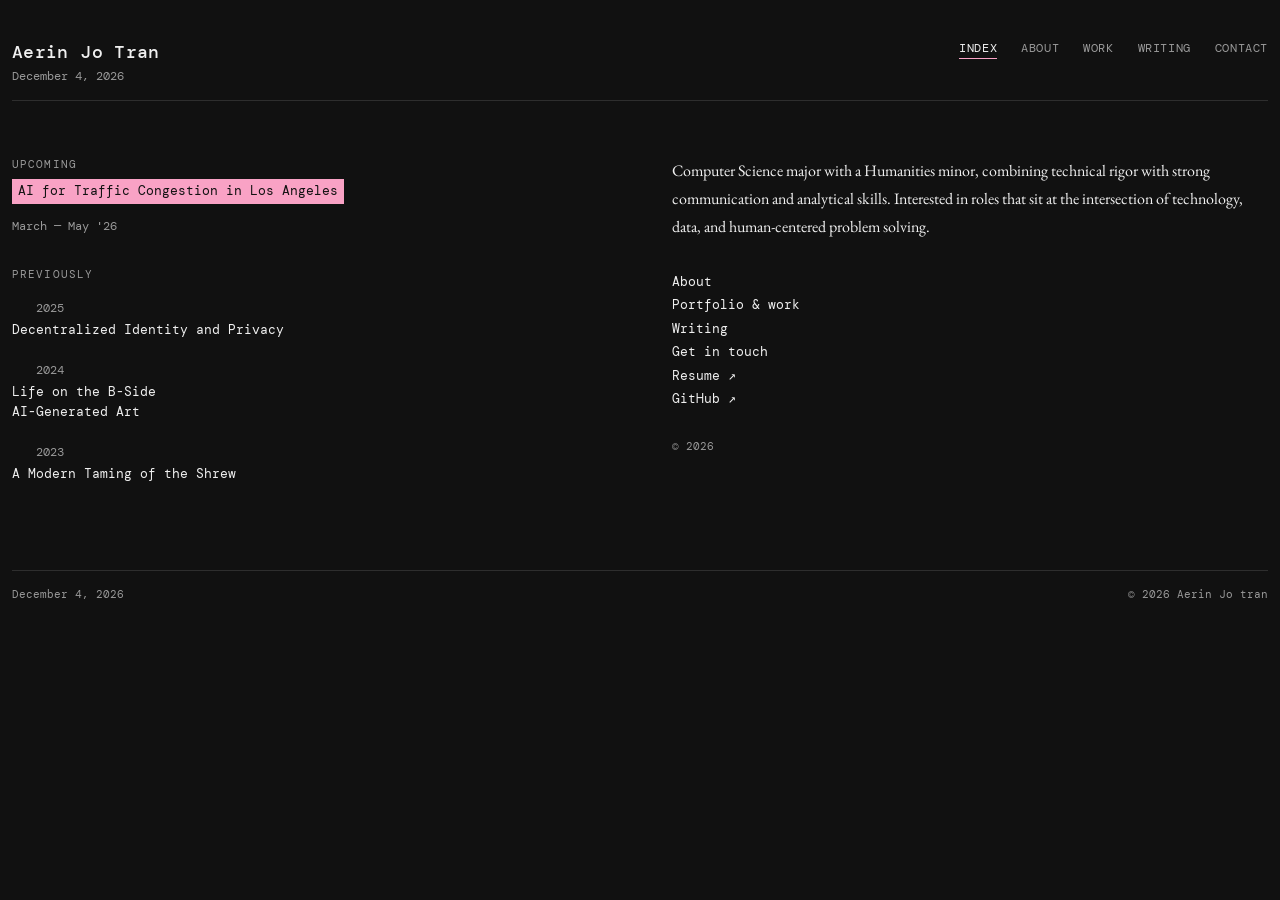
<file: index.html>
<!DOCTYPE html>
<html lang="en">
<head>
  <meta charset="UTF-8" />
  <meta name="viewport" content="width=device-width, initial-scale=1.0" />
  <title>Aerin Jo Tran</title>
  <link rel="preconnect" href="https://fonts.googleapis.com" />
  <link rel="preconnect" href="https://fonts.gstatic.com" crossorigin />
  <link href="https://fonts.googleapis.com/css2?family=EB+Garamond:ital,wght@0,400;0,500;1,400&family=DM+Mono:wght@400;500&display=swap" rel="stylesheet" />
  <link rel="stylesheet" href="styles.css" />
</head>
<body>
<div class="site">

  <header class="site-header">
    <div>
      <div class="site-name" style="font-size: large;">Aerin Jo Tran</div> 
      <div class="site-date" id="hdr-date"></div>
    </div>
    <nav>
      <a class="active" data-page="home" onclick="goto('home')">Index</a>
      <a data-page="about" onclick="goto('about')">About</a>
      <a data-page="tech" onclick="goto('tech')">Work</a>
      <a data-page="blog" onclick="goto('blog')">Writing</a>
      <a data-page="contact" onclick="goto('contact')">Contact</a>
    </nav>
  </header>

  <!-- HOME -->
  <div class="panel visible" id="page-home">
    <div class="layout">
      <div class="left">
        <div class="upcoming-label">Upcoming</div>
        <div style="margin-bottom: 0.4rem;">
          <span class="upcoming-item" onclick="goto('tech')">AI for Traffic Congestion in Los Angeles</span>
        </div>
        <div style="margin-bottom: 2rem;">
          <span style="font-family:var(--mono);font-size:12px;color:var(--fg2);">March — May '26</span>
        </div>

        <div class="previously">
          <div class="section-label">Previously</div>
          <div class="year-group">
            <div class="year">2025</div>
            <ul class="proj-list">
              <li><a onclick="goto('tech')">Decentralized Identity and Privacy</a></li>
            </ul>
          </div>
          <div class="year-group">
            <div class="year">2024</div>
            <ul class="proj-list">
              <li><a onclick="goto('blog')">Life on the B-Side</a></li>
              <li><a onclick="goto('blog')">AI-Generated Art</a></li>
            </ul>
          </div>
          <div class="year-group">
            <div class="year">2023</div>
            <ul class="proj-list">
              <li><a onclick="goto('blog')">A Modern Taming of the Shrew</a></li>
            </ul>
          </div>
        </div>
      </div>

      <div class="right">
        <p class="bio-right">
          Computer Science major with a Humanities minor, combining technical rigor with strong communication and analytical skills. Interested in roles that sit at the intersection of technology, data, and human-centered problem solving.
        </p>
        <div class="links-right">
          <a onclick="goto('about')">About</a>
          <a onclick="goto('tech')">Portfolio &amp; work</a>
          <a onclick="goto('blog')">Writing</a>
          <a onclick="goto('contact')">Get in touch</a>
          <a href="#">Resume ↗</a>
          <a href="#">GitHub ↗</a>
        </div>
        <div class="copyright">© 2026</div>
      </div>
    </div>
  </div>

  <!-- ABOUT -->
  <div class="panel" id="page-about">
    <div class="layout">
      <div>
        <div class="about-name">Hello,<br>I'm Aerin.</div>
        <div class="about-body">
          <p>I'm currently a senior at NYU Shanghai expected to graduate in May 2026. Originally from Los Angeles, I'm grateful for the opportunity to have studied all over the world including: Paris, New York, and of course Shanghai.</p>
          <p>Academically, I focus on data, systems, and emerging technologies. My work has included projects in <span class="highlight">decentralized identity systems, machine learning, and data analysis</span>, where I'm particularly interested in how technical infrastructure shapes privacy, security, and decision-making. I enjoy translating complex technical ideas into clear explanations, which has also led me to explore technical writing and analytics.</p>
          <p>At the same time, I've always been drawn to the creative side of ideas. I enjoy writing, film, and art history, and I'm interested in how technology interacts with culture and media. Whether I'm analyzing a dataset, writing about a new technology, or developing a business idea, I'm motivated by the same goal: turning complex systems into something understandable and useful.</p>
          <p>Long term, I'm interested in working where technology, data, and creative industries overlap, in spaces where analytical thinking and storytelling both matter.</p>
        </div>
      </div>
      <div>
        <div class="section-label">Details</div>
        <div class="about-details">
          <div class="detail-row"><span class="detail-key">Location</span><span class="detail-val">Los Angeles, CA</span></div>
          <div class="detail-row"><span class="detail-key">Programming</span><span class="detail-val">Python, SQL, R</span></div>
          <div class="detail-row"><span class="detail-key">Writing</span><span class="detail-val">Tech, art, literature</span></div>
          <div class="detail-row"><span class="detail-key">Availability</span><span class="detail-val" style="color:#4caf50;">Open to work</span></div>
        </div>
      </div>
    </div>
  </div>

  <!-- TECH / WORK -->
  <div class="panel" id="page-tech">
    <div class="section-label">Selected work</div>
    <div class="layout">
      <div>
        <p class="tech-intro">There is a connection between everything. The goal is to find and analyze those patterns in order to make meaningful assessments about the phenomena around us.</p>

        <div class="project-item">
          <div class="project-title"><a href="#">Decentralized Identity and Privacy for University Authentication</a></div>
          <p class="project-desc">Architectural comparison between existing and a decentralized approach for university authentication systems.</p>
          <div class="tag-row">
            <span class="tag">Python</span><span class="tag">Cybersecurity</span>
          </div>
        </div>

        <div class="project-item">
          <div class="project-title"><a href="https://github.com/aerinjojo/Labs/blob/main/anth-ua-228-lab-9-ajt9668/anth-ua-228-lab-9-ajt9668.html">Understanding the End of Slavery in the New River Estate through Ceramic Remnants</a></div>
          <p class="project-desc">Investigating the spatial relationship between artefacts and the foundations of the gas chambers at the Sobibor extermination camp</p>
          <div class="tag-row">
            <span class="tag">R</span>
          </div>
        </div>
      </div>

      <div>
        <div class="section-label" style="margin-bottom:1rem;">Skills</div>
        <div class="skills-grid">
          <div>
            <div class="skill-group-label">Languages</div>
            <ul class="skill-list">
              <li>Python</li><li>R</li><li>SQL</li>
            </ul>
          </div>
          <div>
            <div class="skill-group-label">Systems</div>
            <ul class="skill-list">
              <li>Git</li><li>Linux</li><li>Excel</li>
            </ul>
          </div>
          <div>
            <div class="skill-group-label">Interests</div>
            <ul class="skill-list">
              <li>Distributed systems</li><li>Decentralization</li><li>Data analysis</li>
            </ul>
          </div>
          <div>
            <div class="skill-group-label">Writing</div>
            <ul class="skill-list">
              <li>Technical essays</li><li>Documentation</li><li>Blog / newsletter</li>
            </ul>
          </div>
        </div>
      </div>
    </div>
  </div>

  <!-- BLOG / WRITING -->
  <div class="panel" id="page-blog">
    <div class="layout">
      <div>
        <div class="featured-post">
          <span class="featured-tag">Featured</span>
          <div class="featured-title"><a href="writing/ss1.html">Life on the B-Side</a></div>
          <p class="featured-excerpt">A short story based on personal feelings of imposter syndrome</p>
          <div class="post-meta">Feb 2025 &nbsp;·&nbsp; 5 min read</div>
        </div>

        <div class="section-label">All posts</div>
        <div class="post-list">
          <div class="post-row">
            <span class="post-row-title"><span class="category-dot"></span><a href="writing/AIGenArt.html">AI-Generated Art</a></span>
            <span class="post-row-date">Dec 2024</span>
          </div>
          <div class="post-row">
            <span class="post-row-title"><span class="category-dot"></span><a href="writing/ModTaming.html">A Modern Taming of the Shrew</a></span>
            <span class="post-row-date">Sept 2023</span>
          </div>
        </div>
      </div>

      <div>
        <div class="section-label">Categories</div>
        <div style="display:flex;flex-direction:column;gap:0.4rem;margin-bottom:2rem;font-family:var(--mono);font-size:13px;">
          <a href="#" style="color:var(--fg);text-decoration:none;">Short Stories →</a>
          <a href="#" style="color:var(--fg);text-decoration:none;">Essays →</a>
        </div>

        <div class="section-label">About this page</div>
        <p style="font-family:var(--serif);font-size:0.95rem;line-height:1.75;color:var(--fg2);">
          Here are a collection of essays and stories. Some academic, others just for fun.
        </p>
      </div>
    </div>
  </div>

  <!-- CONTACT -->
  <div class="panel" id="page-contact">
    <div class="layout">
      <div>
        <div class="contact-heading">Let's talk.</div>
        <p class="contact-body">I'm open to cybersecurity roles, interesting  projects, and conversations about systems, writing, or anything else worth a long email.</p>
        <div class="contact-links">
          <a href="mailto:aerintran@gmail.com"><span class="clink-key">Email</span><span class="clink-label">aerintran@gmail.com ↗</span></a>
          <a href="https://github.com/aerinjojo" target="_blank"><span class="clink-key">GitHub</span><span class="clink-label">https://github.com/aerinjojo ↗</span></a>
          <a href="https://linkedin.com/in/aerintran" target="_blank"><span class="clink-key">LinkedIn</span><span class="clink-label">https://www.linkedin.com/in/aerintran ↗</span></a>
        </div>
        <div class="availability">
          <span class="avail-dot"></span>
          <span class="avail-text">Available for work</span>
        </div>
      </div>
      <div>
        <div class="section-label">Response time</div>
        <p style="font-family:var(--mono);font-size:12px;line-height:2;color:var(--fg2);">
          Email: usually within 48h<br>
          LinkedIn: slower<br>
        </p>
      </div>
    </div>
  </div>

  <footer class="footer">
    <span class="footer-date" id="ftr-date"></span>
    <span class="footer-copy">© 2026 Aerin Jo tran</span>
  </footer>
</div>

<script src="script.js" defer></script>
</body>
</html>
</file>
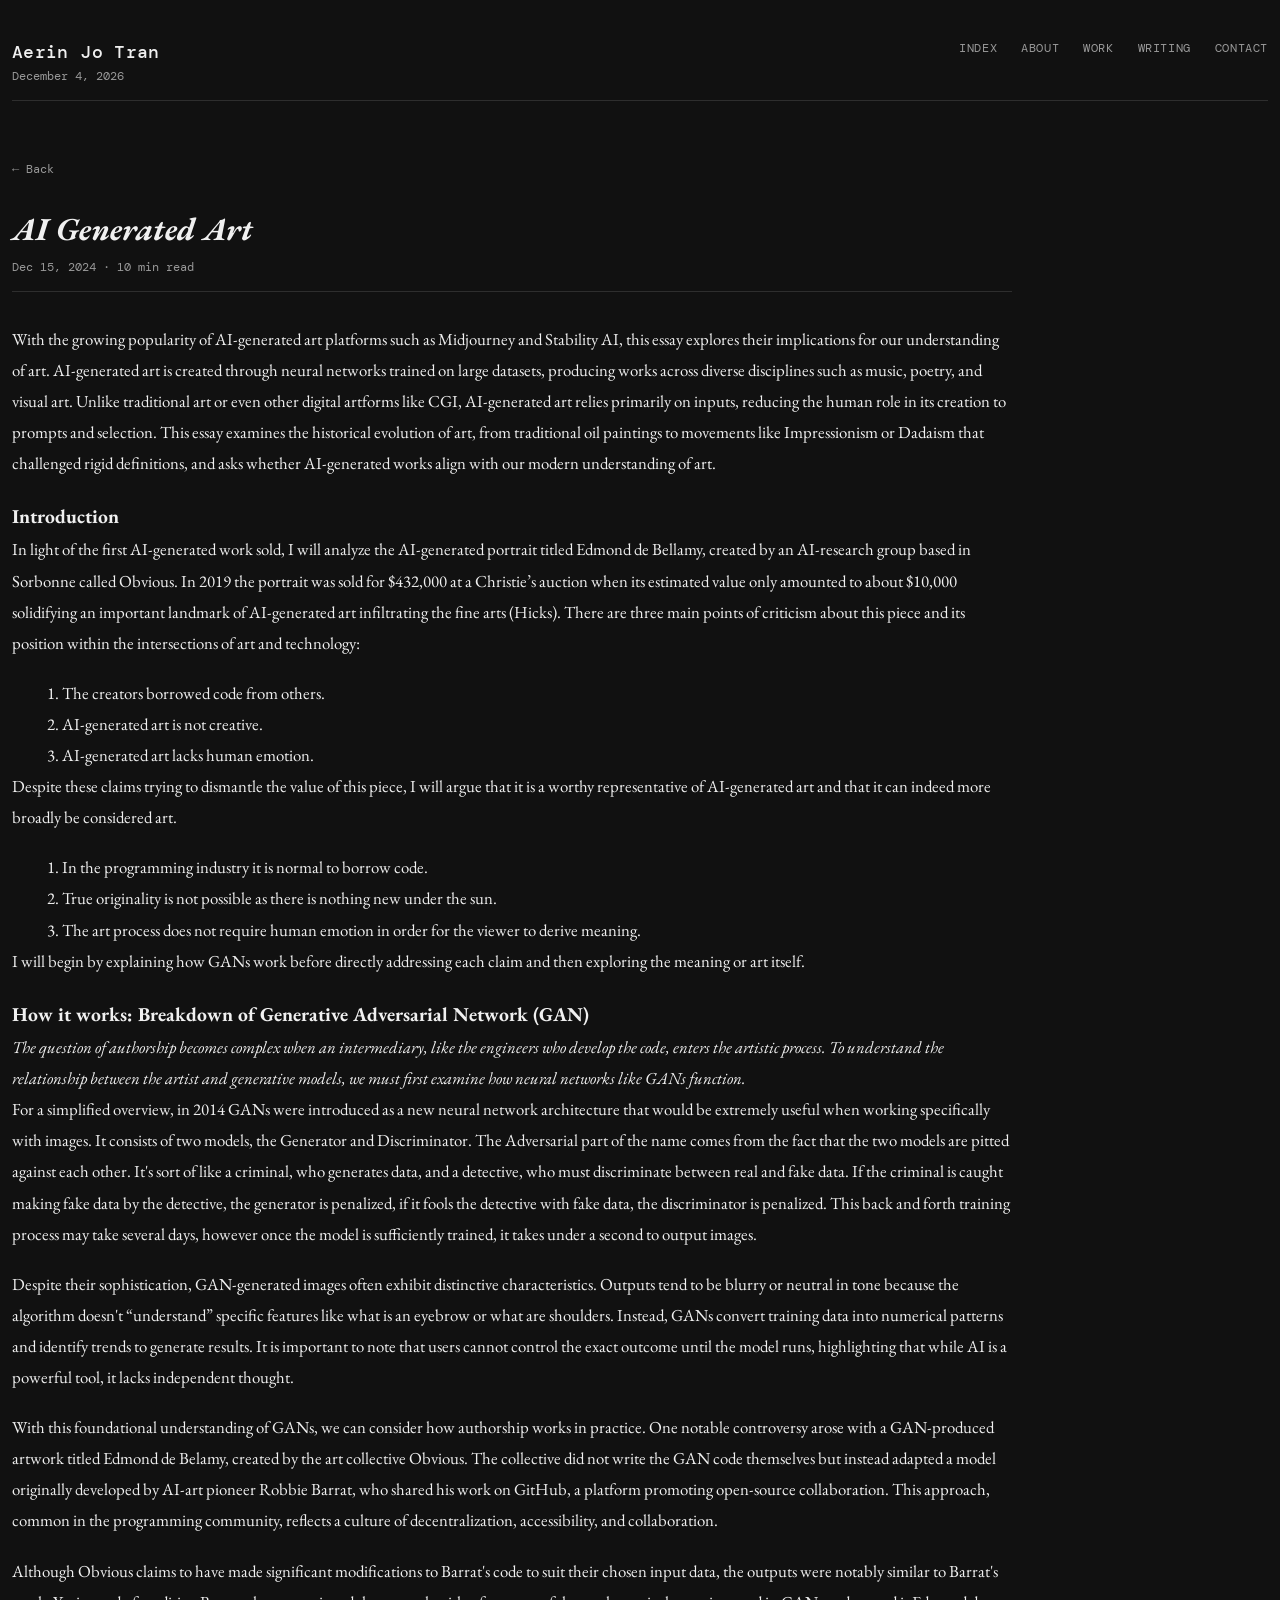
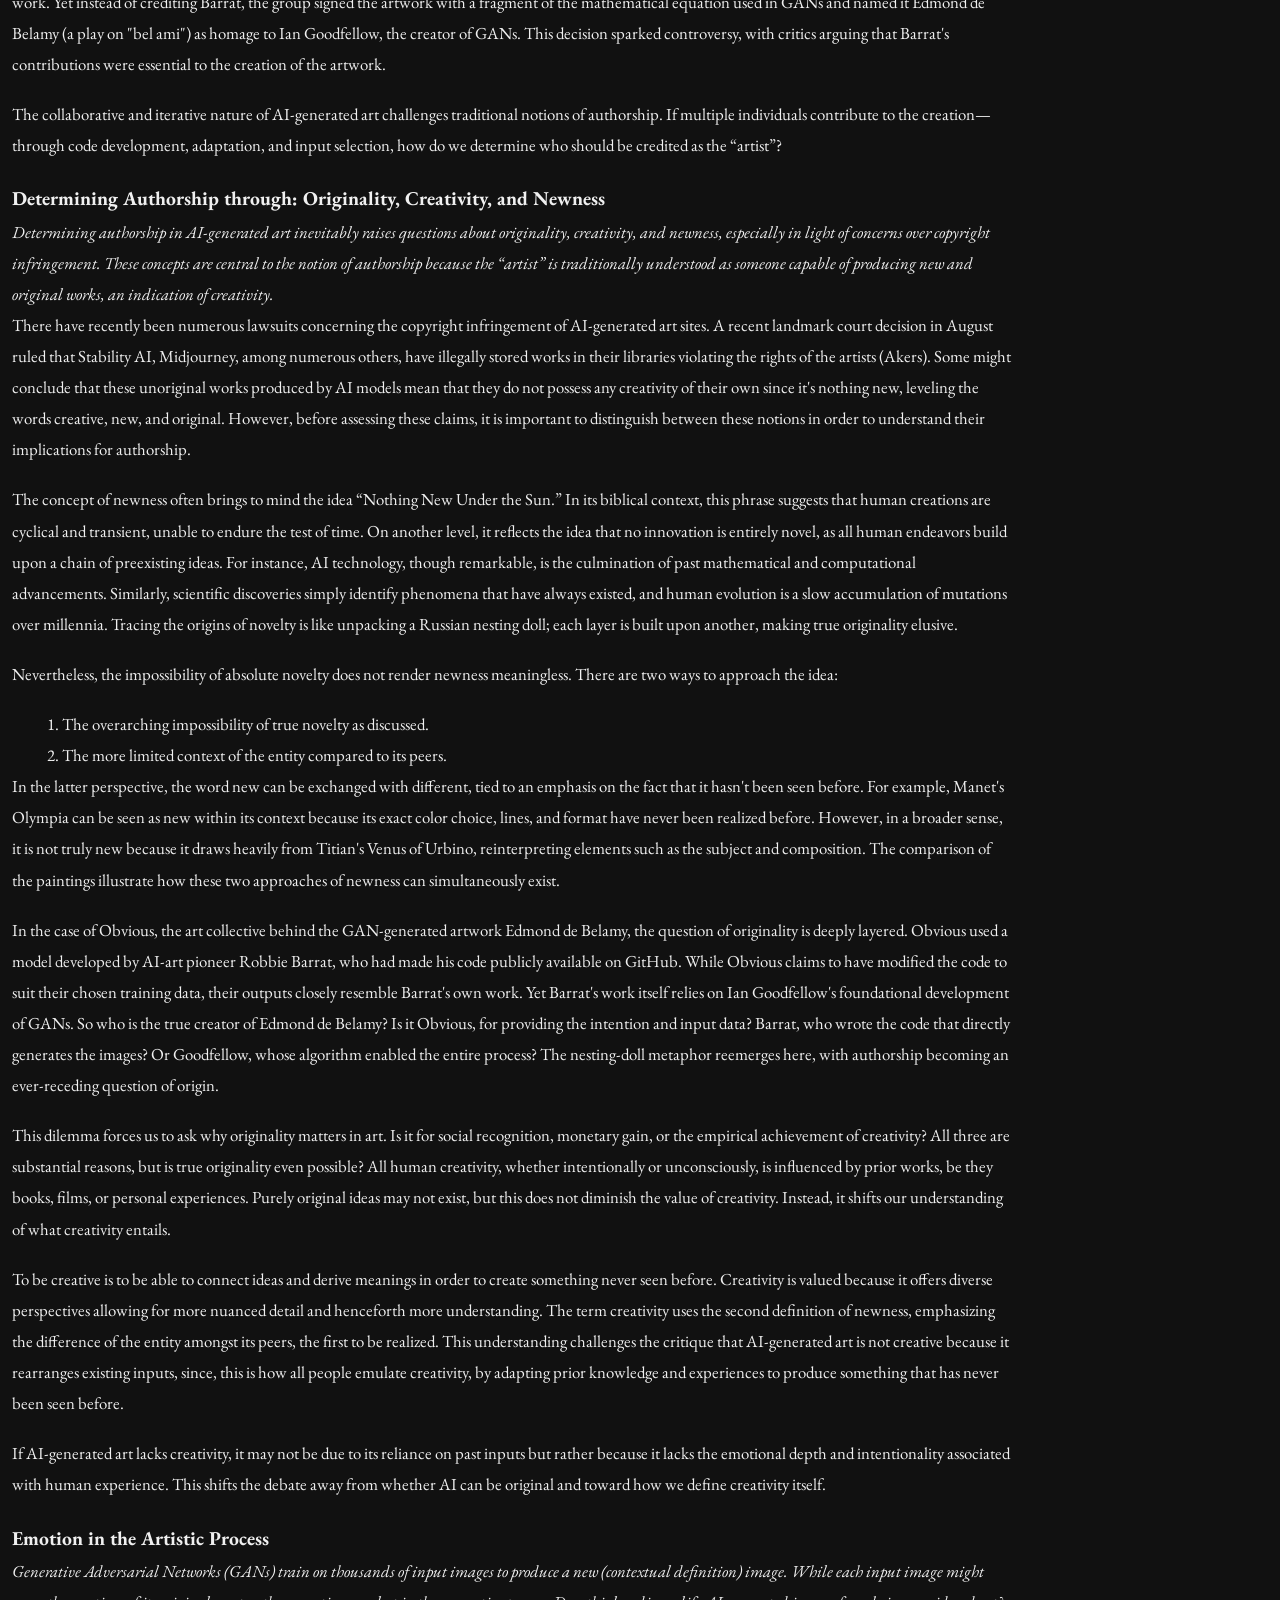
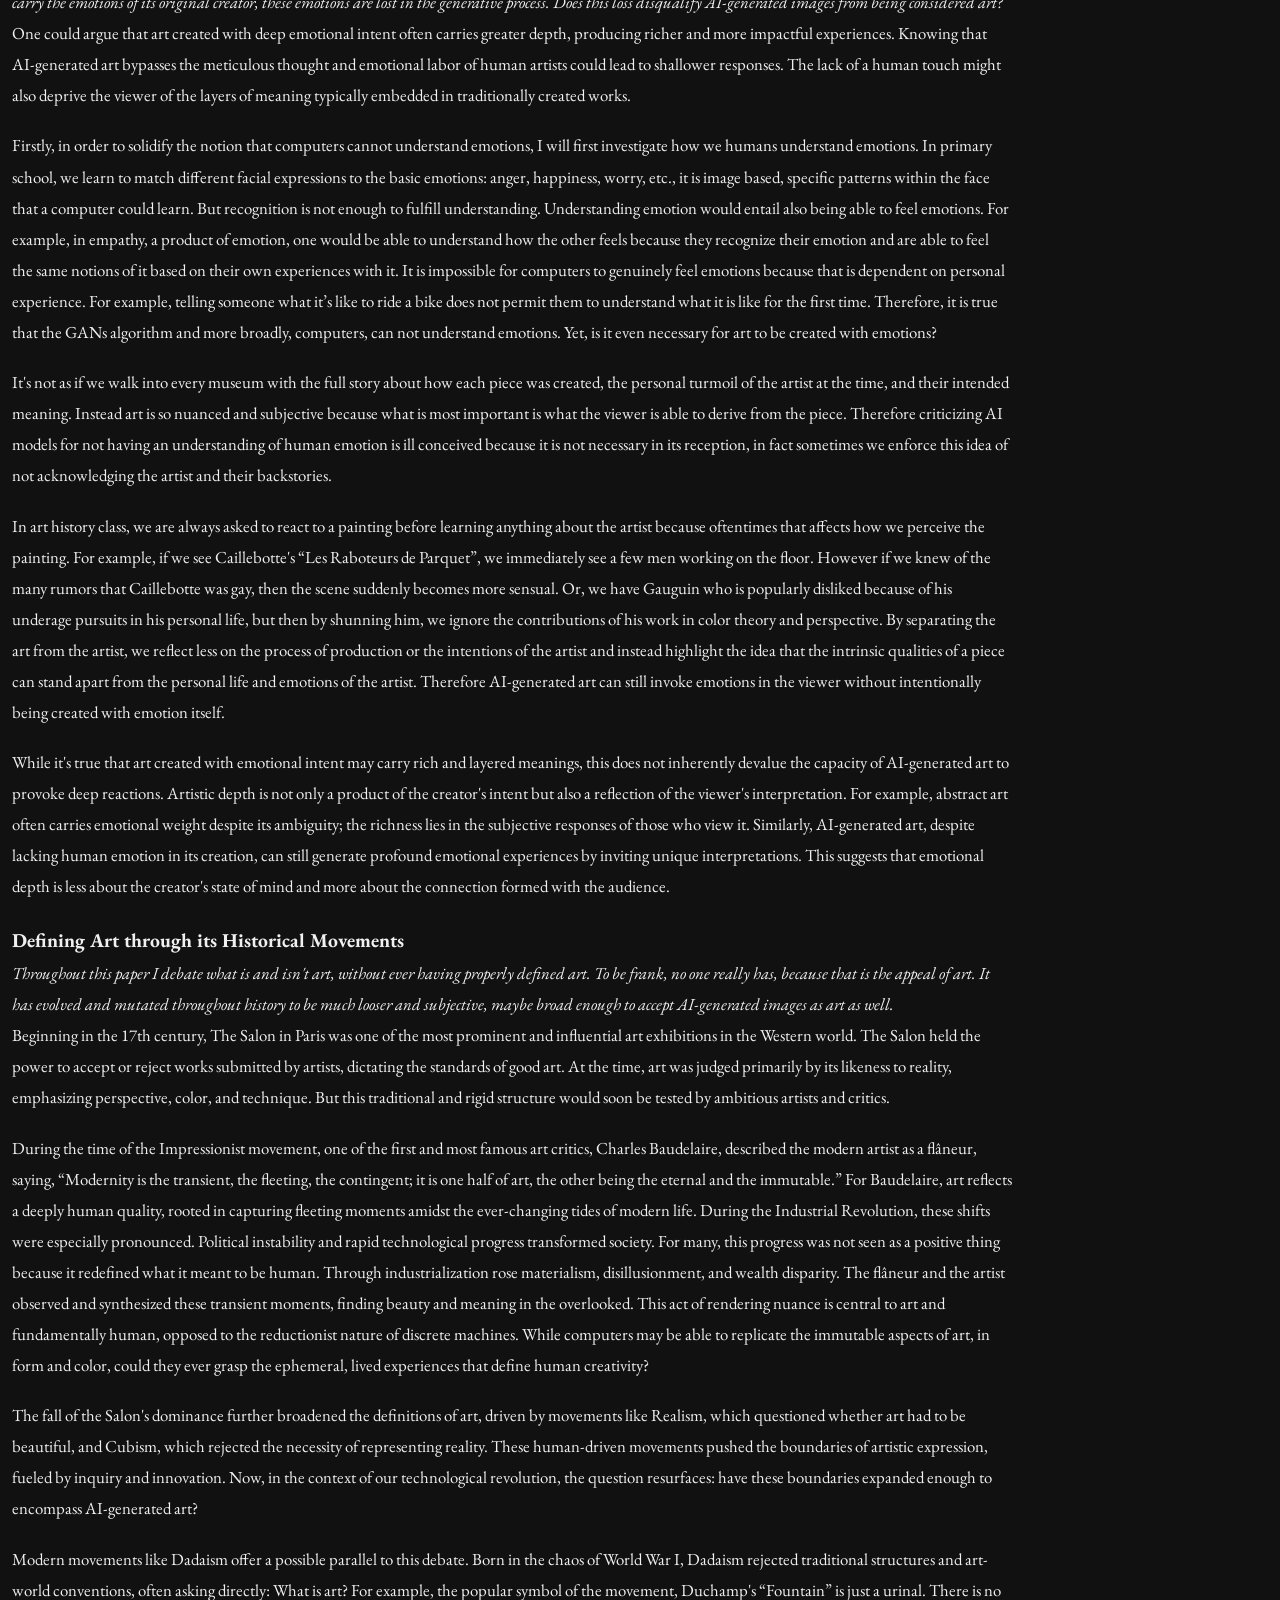
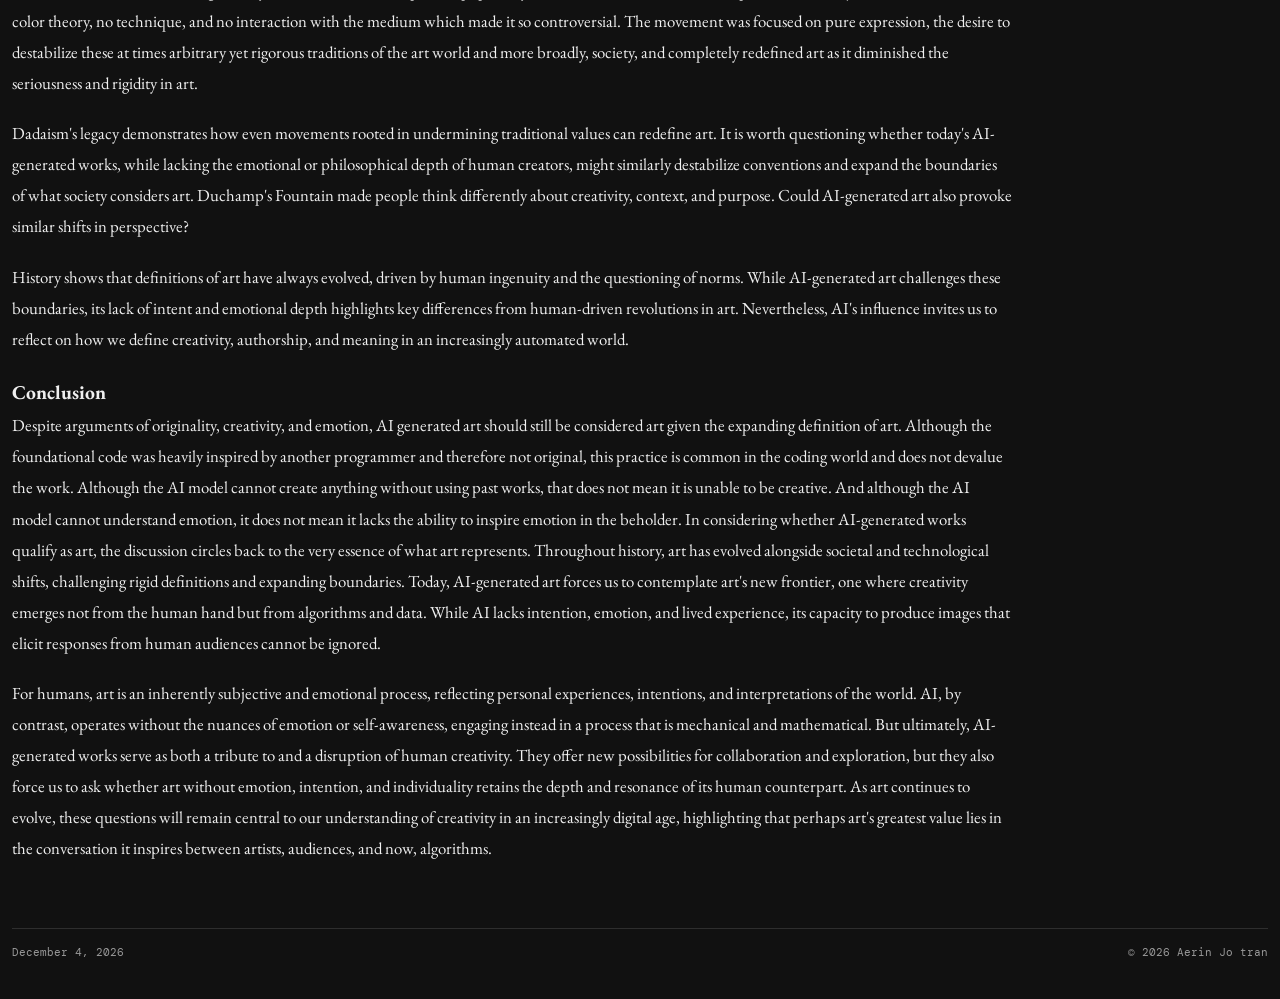
<file: writing/AIGenArt.html>
<!DOCTYPE html>
<html lang="en">
<head>
  <meta charset="UTF-8" />
  <meta name="viewport" content="width=device-width, initial-scale=1.0" />
  <title>Your Name</title>
  <link rel="preconnect" href="https://fonts.googleapis.com" />
  <link rel="preconnect" href="https://fonts.gstatic.com" crossorigin />
  <link href="https://fonts.googleapis.com/css2?family=EB+Garamond:ital,wght@0,400;0,500;1,400&family=DM+Mono:wght@400;500&display=swap" rel="stylesheet" />
  <link rel="stylesheet" href="../styles.css" />
  <style>
    .article-container {
      max-width: 1000px;
    }
    .article-title {
      font-family: var(--serif);
      font-size: 2rem;
      line-height: 1.3;
      margin-bottom: 0.5rem;
      font-style: italic;
    }
    .article-meta {
      font-family: var(--mono);
      font-size: 12px;
      color: var(--fg2);
      margin-bottom: 2rem;
      padding-bottom: 1rem;
      border-bottom: 0.5px solid var(--border);
    }
    .article-body {
      font-family: var(--serif);
      font-size: 1.05rem;
      line-height: 1.85;
      color: var(--fg);
    }
    .article-body p {
      margin-bottom: 1.2rem;
    }
    .back-link {
      font-family: var(--mono);
      font-size: 12px;
      text-decoration: none;
      color: var(--fg2);
      cursor: pointer;
      margin-bottom: 2rem;
      display: inline-block;
    }
    .back-link:hover {
      color: var(--fg);
      text-decoration: underline;
      text-decoration-color: var(--accent);
      text-underline-offset: 3px;
    }
  </style>
</head>
<body>
<div class="site">

  <header class="site-header">
    <div>
      <div class="site-name" style="font-size: large;">Aerin Jo Tran</div> 
      <div class="site-date" id="hdr-date"></div>
    </div>
    <nav>
      <a data-page="home" onclick="goto('home')">Index</a>
      <a data-page="about" onclick="goto('about')">About</a>
      <a data-page="tech" onclick="goto('tech')">Work</a>
      <a data-page="blog" onclick="goto('blog')">Writing</a>
      <a data-page="contact" onclick="goto('contact')">Contact</a>
    </nav>
  </header>

  <div class="article-container">
    <a class="back-link" onclick="window.history.back()">← Back</a>
    
    <h1 class="article-title">AI Generated Art</h1>
    <div class="article-meta">Dec 15, 2024 · 10 min read</div>
    
    <div class="article-body">
            <p>
                With the growing popularity of AI-generated art platforms such as Midjourney and Stability AI, this essay explores their implications for our understanding of art. AI-generated art is created through neural networks trained on large datasets, producing works across diverse disciplines such as music, poetry, and visual art. Unlike traditional art or even other digital artforms like CGI, AI-generated art relies primarily on inputs, reducing the human role in its creation to prompts and selection. This essay examines the historical evolution of art, from traditional oil paintings to movements like Impressionism or Dadaism that challenged rigid definitions, and asks whether AI-generated works align with our modern understanding of art.
            </p>
            <h3>Introduction</h3>
            <p>
                In light of the first AI-generated work sold, I will analyze the AI-generated portrait titled Edmond de Bellamy, created by an AI-research group based in Sorbonne called Obvious. In 2019 the portrait was sold for $432,000 at a Christie’s auction when its estimated value only amounted to about $10,000 solidifying an important landmark of AI-generated art infiltrating the fine arts (Hicks). There are three main points of criticism about this piece and its position within the intersections of art and technology:
            </p>
                <ol>
                    <li style="margin-left: 50px;">The creators borrowed code from others.</li>
                    <li style="margin-left: 50px;">AI-generated art is not creative.</li>
                    <li style="margin-left: 50px;">AI-generated art lacks human emotion.</li>
                </ol>
            <p>
                    Despite these claims trying to dismantle the value of this piece, I will argue that it is a worthy representative of AI-generated art and that it can indeed more broadly be considered art.
            </p>
                <ol>
                    <li style="margin-left: 50px;">In the programming industry it is normal to borrow code.</li>
                    <li style="margin-left: 50px;">True originality is not possible as there is nothing new under the sun.</li>
                    <li style="margin-left: 50px;">The art process does not require human emotion in order for the viewer to derive meaning.</li>
                </ol>
            <p>
                I will begin by explaining how GANs work before directly addressing each claim and then exploring the meaning or art itself. 
            </p>

            <h3>How it works: Breakdown of Generative Adversarial Network (GAN)</h3>
            <i>
                The question of authorship becomes complex when an intermediary, like the engineers who develop the code, enters the artistic process. To understand the relationship between the artist and generative models, we must first examine how neural networks like GANs function.  
            </i>
            <p>
                For a simplified overview, in 2014 GANs were introduced as a new neural network architecture that would be extremely useful when working specifically with images. It consists of two models, the Generator and Discriminator. The Adversarial part of the name comes from the fact that the two models are pitted against each other. It's sort of like a criminal, who generates data, and a detective, who must discriminate between real and fake data. If the criminal is caught making fake data by the detective, the generator is penalized, if it fools the detective with fake data, the discriminator is penalized. This back and forth training process may take several days, however once the model is sufficiently trained, it takes under a second to output images.
            </p>
            <p>
                Despite their sophistication, GAN-generated images often exhibit distinctive characteristics. Outputs tend to be blurry or neutral in tone because the algorithm doesn't “understand” specific features like what is an eyebrow or what are shoulders. Instead, GANs convert training data into numerical patterns and identify trends to generate results. It is important to note that users cannot control the exact outcome until the model runs, highlighting that while AI is a powerful tool, it lacks independent thought.
            </p>
            <p>
                With this foundational understanding of GANs, we can consider how authorship works in practice. One notable controversy arose with a GAN-produced artwork titled Edmond de Belamy, created by the art collective Obvious. The collective did not write the GAN code themselves but instead adapted a model originally developed by AI-art pioneer Robbie Barrat, who shared his work on GitHub, a platform promoting open-source collaboration. This approach, common in the programming community, reflects a culture of decentralization, accessibility, and collaboration.
            </p>
            <p>
                Although Obvious claims to have made significant modifications to Barrat's code to suit their chosen input data, the outputs were notably similar to Barrat's work. Yet instead of crediting Barrat, the group signed the artwork with a fragment of the mathematical equation used in GANs and named it Edmond de Belamy (a play on "bel ami") as homage to Ian Goodfellow, the creator of GANs. This decision sparked controversy, with critics arguing that Barrat's contributions were essential to the creation of the artwork.
            </p>
            <p>
                The collaborative and iterative nature of AI-generated art challenges traditional notions of authorship. If multiple individuals contribute to the creation—through code development, adaptation, and input selection, how do we determine who should be credited as the “artist”? 
            </p>
            
            <h3>Determining Authorship through: Originality, Creativity, and Newness </h3>
            <i>
                Determining authorship in AI-generated art inevitably raises questions about originality, creativity, and newness, especially in light of concerns over copyright infringement. These concepts are central to the notion of authorship because the “artist” is traditionally understood as someone capable of producing new and original works, an indication of creativity.
            </i>
            <p>
                There have recently been numerous lawsuits concerning the copyright infringement of AI-generated art sites. A recent landmark court decision in August ruled that Stability AI, Midjourney, among numerous others, have illegally stored works in their libraries violating the rights of the artists (Akers). Some might conclude that these unoriginal works produced by AI models mean that they do not possess any creativity of their own since it's nothing new, leveling the words creative, new, and original. However, before assessing these claims, it is important to distinguish between these notions in order to understand their implications for authorship.
            </p>
            <p>
                The concept of newness often brings to mind the idea “Nothing New Under the Sun.” In its biblical context, this phrase suggests that human creations are cyclical and transient, unable to endure the test of time. On another level, it reflects the idea that no innovation is entirely novel, as all human endeavors build upon a chain of preexisting ideas. For instance, AI technology, though remarkable, is the culmination of past mathematical and computational advancements. Similarly, scientific discoveries simply identify phenomena that have always existed, and human evolution is a slow accumulation of mutations over millennia. Tracing the origins of novelty is like unpacking a Russian nesting doll; each layer is built upon another, making true originality elusive.
            </p>
            <p>
                Nevertheless, the impossibility of absolute novelty does not render newness meaningless. There are two ways to approach the idea:
            </p>
            <ol>
                <li style="margin-left: 50px;">The overarching impossibility of true novelty as discussed.</li>
                <li style="margin-left: 50px;">The more limited context of the entity compared to its peers.</li>
            </ol>
            <p>
                In the latter perspective, the word new can be exchanged with different, tied to an emphasis on the fact that it hasn't been seen before. For example, Manet's Olympia can be seen as new within its context because its exact color choice, lines, and format have never been realized before. However, in a broader sense, it is not truly new because it draws heavily from Titian's Venus of Urbino, reinterpreting elements such as the subject and composition. The comparison of the paintings illustrate how these two approaches of newness can simultaneously exist. 
            </p>
            <p>
                In the case of Obvious, the art collective behind the GAN-generated artwork Edmond de Belamy, the question of originality is deeply layered. Obvious used a model developed by AI-art pioneer Robbie Barrat, who had made his code publicly available on GitHub. While Obvious claims to have modified the code to suit their chosen training data, their outputs closely resemble Barrat's own work. Yet Barrat's work itself relies on Ian Goodfellow's foundational development of GANs. So who is the true creator of Edmond de Belamy? Is it Obvious, for providing the intention and input data? Barrat, who wrote the code that directly generates the images? Or Goodfellow, whose algorithm enabled the entire process? The nesting-doll metaphor reemerges here, with authorship becoming an ever-receding question of origin.
            </p>
            <p>
                This dilemma forces us to ask why originality matters in art. Is it for social recognition, monetary gain, or the empirical achievement of creativity? All three are substantial reasons, but is true originality even possible? All human creativity, whether intentionally or unconsciously, is influenced by prior works, be they books, films, or personal experiences. Purely original ideas may not exist, but this does not diminish the value of creativity. Instead, it shifts our understanding of what creativity entails.
            </p>
            <p>
                To be creative is to be able to connect ideas and derive meanings in order to create something never seen before. Creativity is valued because it offers diverse perspectives allowing for more nuanced detail and henceforth more understanding. The term creativity uses the second definition of newness, emphasizing the difference of the entity amongst its peers, the first to be realized. This understanding challenges the critique that AI-generated art is not creative because it rearranges existing inputs, since, this is how all people emulate creativity, by adapting prior knowledge and experiences to produce something that has never been seen before.
            </p>
            <p>
                If AI-generated art lacks creativity, it may not be due to its reliance on past inputs but rather because it lacks the emotional depth and intentionality associated with human experience. This shifts the debate away from whether AI can be original and toward how we define creativity itself.
            </p>

            <h3>Emotion in the Artistic Process</h3>
            <i>
                Generative Adversarial Networks (GANs) train on thousands of input images to produce a new (contextual definition) image. While each input image might carry the emotions of its original creator, these emotions are lost in the generative process. Does this loss disqualify AI-generated images from being considered art?
            </i>
            <p>
                One could argue that art created with deep emotional intent often carries greater depth, producing richer and more impactful experiences. Knowing that AI-generated art bypasses the meticulous thought and emotional labor of human artists could lead to shallower responses. The lack of a human touch might also deprive the viewer of the layers of meaning typically embedded in traditionally created works.
            </p>
            <p>
                Firstly, in order to solidify the notion that  computers cannot understand emotions, I will first investigate how we humans understand emotions. In primary school, we learn to match different facial expressions to the basic emotions: anger, happiness, worry, etc., it is image based, specific patterns within the face that a computer could learn. But recognition is not enough to fulfill understanding. Understanding emotion would entail also being able to feel emotions. For example, in empathy, a product of emotion, one would be able to understand how the other feels because they recognize their emotion and are able to feel the same notions of it based on their own experiences with it. It is impossible for computers to genuinely feel emotions because that is dependent on personal experience. For example, telling someone what it’s like to ride a bike does not permit them to understand what it is like for the first time. Therefore, it is true that the GANs algorithm and more broadly, computers, can not understand emotions. Yet, is it even necessary for art to be created with emotions?
            </p>
            <p>
                It's not as if we walk into every museum with the full story about how each piece was created, the personal turmoil of the artist at the time, and their intended meaning. Instead art is so nuanced and subjective because what is most important is what the viewer is able to derive from the piece. Therefore criticizing AI models for not having an understanding of human emotion is ill conceived because it is not necessary in its reception, in fact sometimes we enforce this idea of not acknowledging the artist and their backstories.
            </p>
            <p>
                In art history class, we are always asked to react to a painting before learning anything about the artist because oftentimes that affects how we perceive the painting. For example, if we see Caillebotte's “Les Raboteurs de Parquet”, we immediately see a few men working on the floor. However if we knew of the many rumors that Caillebotte was gay, then the scene suddenly becomes more sensual. Or, we have Gauguin who is popularly disliked because of his underage pursuits in his personal life, but then by shunning him, we ignore the contributions of his work in color theory and perspective. By separating the art from the artist, we reflect less on the process of production or the intentions of the artist and instead highlight the idea that the intrinsic qualities of a piece can stand apart from the personal life and emotions of the artist. Therefore AI-generated art can still invoke emotions in the viewer without intentionally being created with emotion itself. 
            </p>
            <p>
                While it's true that art created with emotional intent may carry rich and layered meanings, this does not inherently devalue the capacity of AI-generated art to provoke deep reactions. Artistic depth is not only a product of the creator's intent but also a reflection of the viewer's interpretation. For example, abstract art often carries emotional weight despite its ambiguity; the richness lies in the subjective responses of those who view it. Similarly, AI-generated art, despite lacking human emotion in its creation, can still generate profound emotional experiences by inviting unique interpretations. This suggests that emotional depth is less about the creator's state of mind and more about the connection formed with the audience.
            </p>

            <h3>Defining Art through its Historical Movements</h3>
            <i>Throughout this paper I debate what is and isn't art, without ever having properly defined art. To be frank, no one really has, because that is the appeal of art. It has evolved and mutated throughout history to be much looser and subjective, maybe broad enough to accept AI-generated images as art as well.</i>
            <p>
                Beginning in the 17th century, The Salon in Paris was one of the most prominent and influential art exhibitions in the Western world. The Salon held the power to accept or reject works submitted by artists, dictating the standards of good art. At the time, art was judged primarily by its likeness to reality, emphasizing perspective, color, and technique. But this traditional and rigid structure would soon be tested by ambitious artists and critics.
            </p>
            <p>
                During the time of the Impressionist movement, one of the first and most famous art critics, Charles Baudelaire, described the modern artist as a flâneur, saying, “Modernity is the transient, the fleeting, the contingent; it is one half of art, the other being the eternal and the immutable.” For Baudelaire, art reflects a deeply human quality, rooted in capturing fleeting moments amidst the ever-changing tides of modern life. During the Industrial Revolution, these shifts were especially pronounced. Political instability and rapid technological progress transformed society. For many, this progress was not seen as a positive thing because it redefined what it meant to be human. Through industrialization rose materialism, disillusionment, and wealth disparity. The flâneur and the artist observed and synthesized these transient moments, finding beauty and meaning in the overlooked. This act of rendering nuance is central to art and fundamentally human, opposed to the reductionist nature of discrete machines. While computers may be able to replicate the immutable aspects of art, in form and color, could they ever grasp the ephemeral, lived experiences that define human creativity?
            </p>
            <p>
                The fall of the Salon's dominance further broadened the definitions of art, driven by movements like Realism, which questioned whether art had to be beautiful, and Cubism, which rejected the necessity of representing reality. These human-driven movements pushed the boundaries of artistic expression, fueled by inquiry and innovation. Now, in the context of our technological revolution, the question resurfaces: have these boundaries expanded enough to encompass AI-generated art?
            </p>
            <p>
                Modern movements like Dadaism offer a possible parallel to this debate. Born in the chaos of World War I, Dadaism rejected traditional structures and art-world conventions, often asking directly: What is art? For example, the popular symbol of the movement, Duchamp's “Fountain” is just a urinal. There is no color theory, no technique, and no interaction with the medium which made it so controversial. The movement was focused on pure expression, the desire to destabilize these at times arbitrary yet rigorous traditions of the art world and more broadly, society, and completely redefined art as it diminished the seriousness and rigidity in art. 
            </p>
            <p>
                Dadaism's legacy demonstrates how even movements rooted in undermining traditional values can redefine art. It is worth questioning whether today's AI-generated works, while lacking the emotional or philosophical depth of human creators, might similarly destabilize conventions and expand the boundaries of what society considers art. Duchamp's Fountain made people think differently about creativity, context, and purpose. Could AI-generated art also provoke similar shifts in perspective?
            </p>
            <p>
                History shows that definitions of art have always evolved, driven by human ingenuity and the questioning of norms. While AI-generated art challenges these boundaries, its lack of intent and emotional depth highlights key differences from human-driven revolutions in art. Nevertheless, AI's influence invites us to reflect on how we define creativity, authorship, and meaning in an increasingly automated world.
            </p>

            <h3>Conclusion</h3>
            <p>
                Despite arguments of originality, creativity, and emotion, AI generated art should still be considered art given the expanding definition of art. Although the foundational code was heavily inspired by another programmer and therefore not original, this practice is common in the coding world and does not devalue the work. Although the AI model cannot create anything without using past works, that does not mean it is unable to be creative. And although the AI model cannot understand emotion, it does not mean it lacks the ability to inspire emotion in the beholder. In considering whether AI-generated works qualify as art, the discussion circles back to the very essence of what art represents. Throughout history, art has evolved alongside societal and technological shifts, challenging rigid definitions and expanding boundaries. Today, AI-generated art forces us to contemplate art's new frontier, one where creativity emerges not from the human hand but from algorithms and data. While AI lacks intention, emotion, and lived experience, its capacity to produce images that elicit responses from human audiences cannot be ignored.  
            </p>
            <p>
                For humans, art is an inherently subjective and emotional process, reflecting personal experiences, intentions, and interpretations of the world. AI, by contrast, operates without the nuances of emotion or self-awareness, engaging instead in a process that is mechanical and mathematical. But ultimately, AI-generated works serve as both a tribute to and a disruption of human creativity. They offer new possibilities for collaboration and exploration, but they also force us to ask whether art without emotion, intention, and individuality retains the depth and resonance of its human counterpart. As art continues to evolve, these questions will remain central to our understanding of creativity in an increasingly digital age, highlighting that perhaps art's greatest value lies in the conversation it inspires between artists, audiences, and now, algorithms.  
            </p>
    </div>
  </div>

  <footer class="footer">
    <span class="footer-date" id="ftr-date"></span>
    <span class="footer-copy">© 2026 Aerin Jo tran</span>
  </footer>
</div>

<script src="../script.js" defer></script>
</body>
</html>
</file>
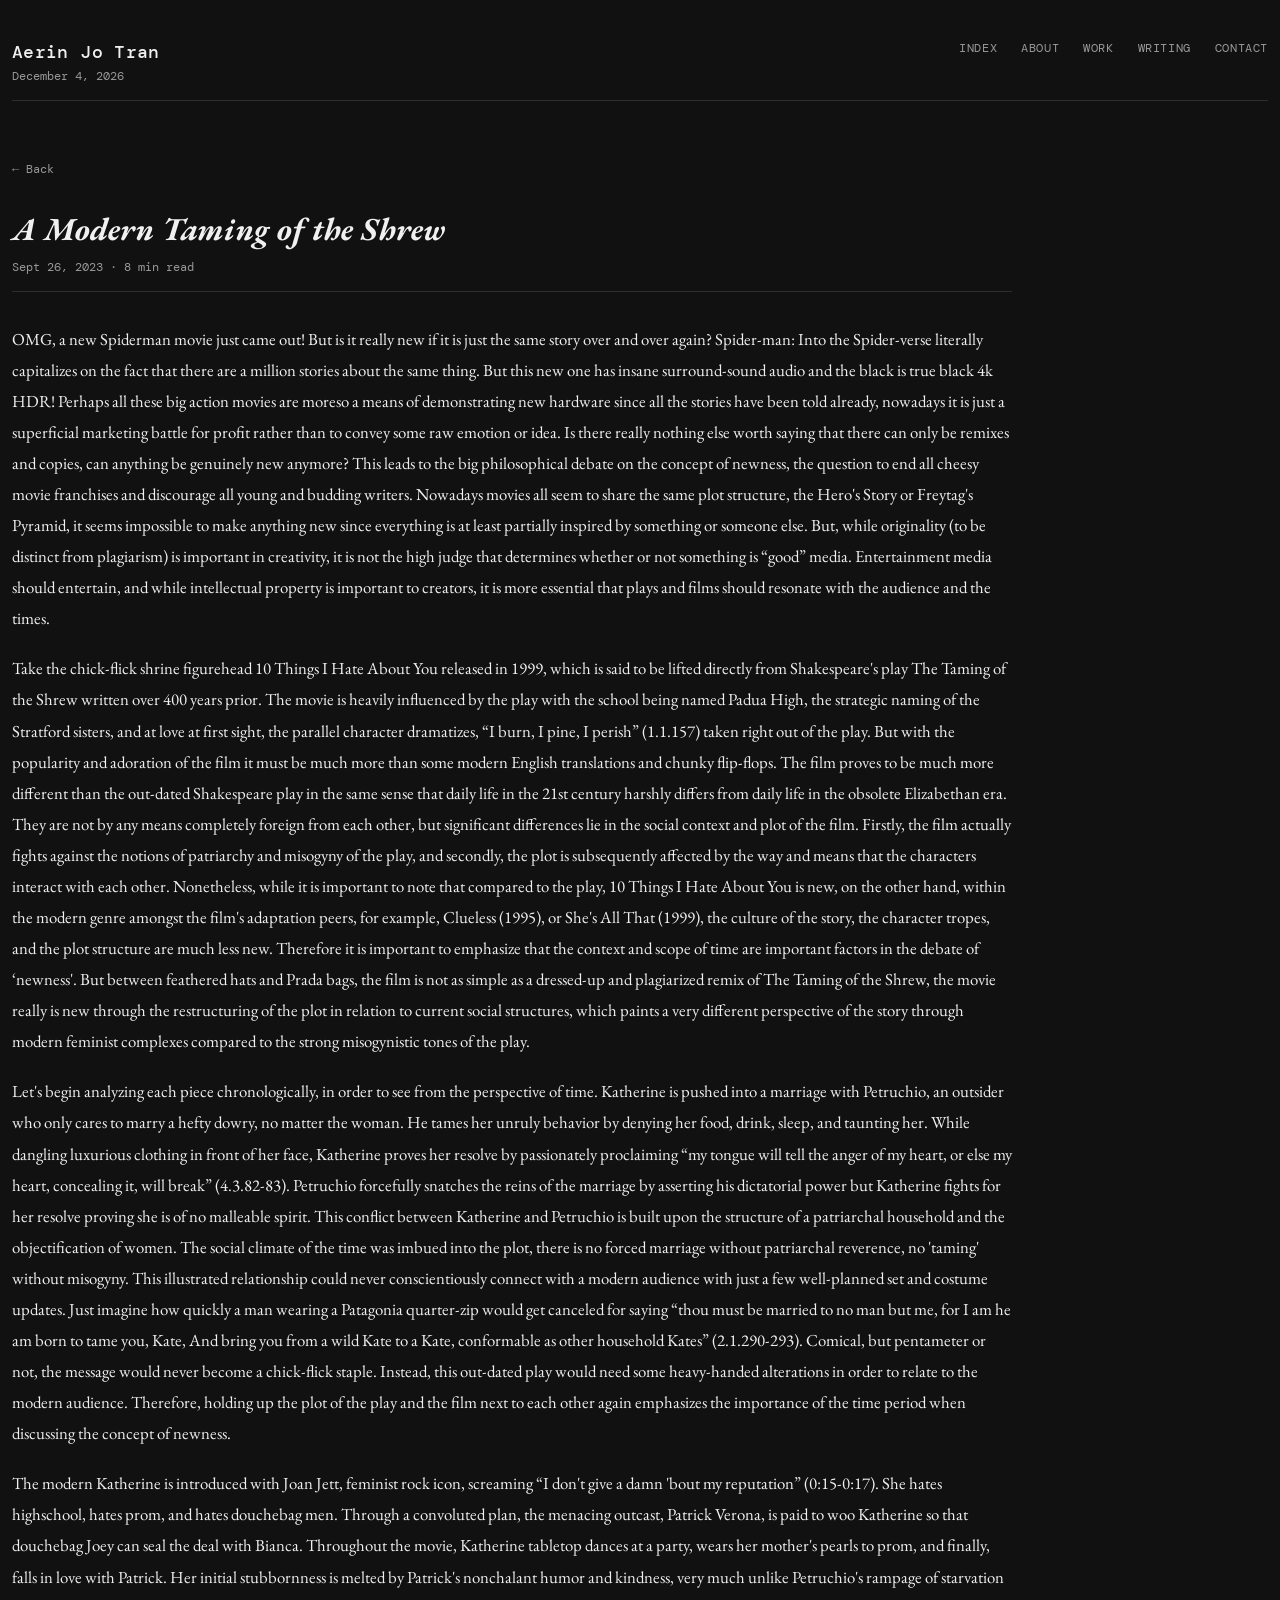
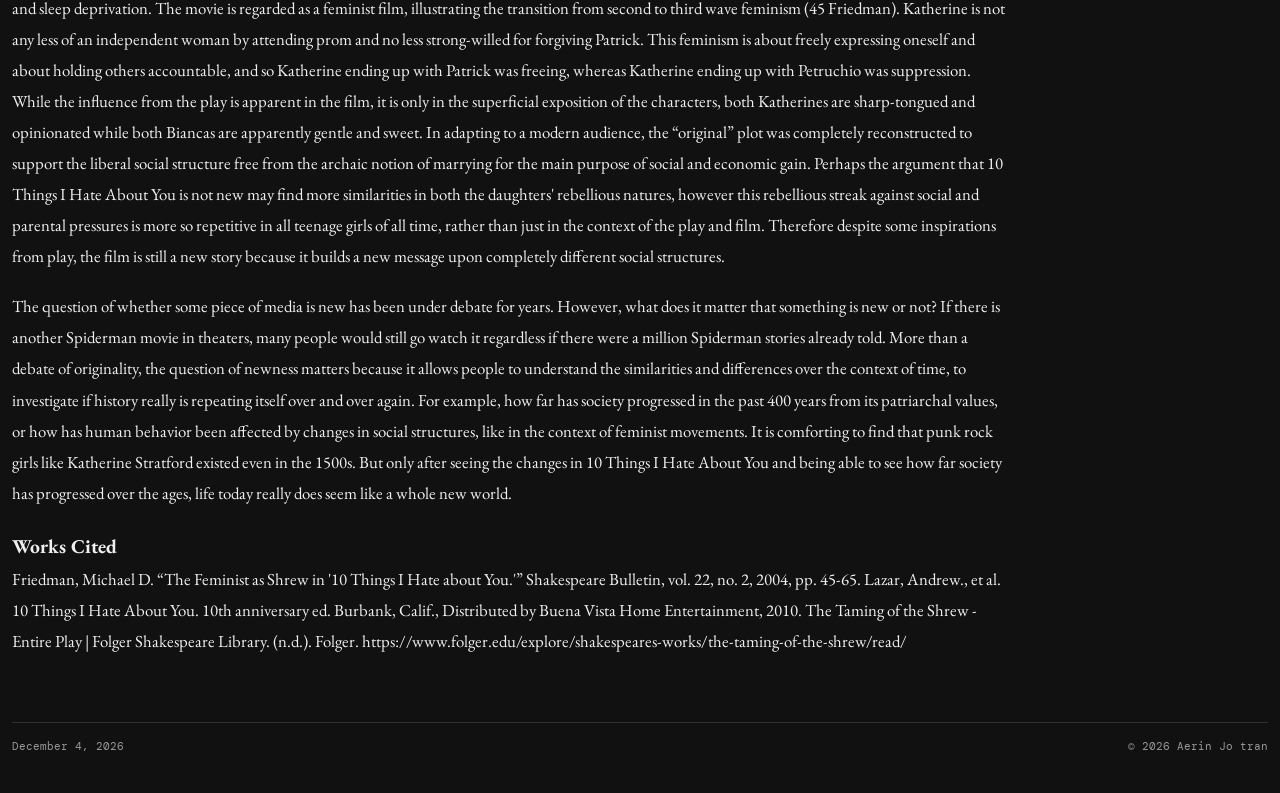
<file: writing/ModTaming.html>
<!DOCTYPE html>
<html lang="en">
<head>
  <meta charset="UTF-8" />
  <meta name="viewport" content="width=device-width, initial-scale=1.0" />
  <title>Your Name</title>
  <link rel="preconnect" href="https://fonts.googleapis.com" />
  <link rel="preconnect" href="https://fonts.gstatic.com" crossorigin />
  <link href="https://fonts.googleapis.com/css2?family=EB+Garamond:ital,wght@0,400;0,500;1,400&family=DM+Mono:wght@400;500&display=swap" rel="stylesheet" />
  <link rel="stylesheet" href="../styles.css" />
  <style>
    .article-container {
      max-width: 1000px;
    }
    .article-title {
      font-family: var(--serif);
      font-size: 2rem;
      line-height: 1.3;
      margin-bottom: 0.5rem;
      font-style: italic;
    }
    .article-meta {
      font-family: var(--mono);
      font-size: 12px;
      color: var(--fg2);
      margin-bottom: 2rem;
      padding-bottom: 1rem;
      border-bottom: 0.5px solid var(--border);
    }
    .article-body {
      font-family: var(--serif);
      font-size: 1.05rem;
      line-height: 1.85;
      color: var(--fg);
    }
    .article-body p {
      margin-bottom: 1.2rem;
    }
    .back-link {
      font-family: var(--mono);
      font-size: 12px;
      text-decoration: none;
      color: var(--fg2);
      cursor: pointer;
      margin-bottom: 2rem;
      display: inline-block;
    }
    .back-link:hover {
      color: var(--fg);
      text-decoration: underline;
      text-decoration-color: var(--accent);
      text-underline-offset: 3px;
    }
  </style>
</head>
<body>
<div class="site">

  <header class="site-header">
    <div>
      <div class="site-name" style="font-size: large;">Aerin Jo Tran</div> 
      <div class="site-date" id="hdr-date"></div>
    </div>
    <nav>
      <a data-page="home" onclick="goto('home')">Index</a>
      <a data-page="about" onclick="goto('about')">About</a>
      <a data-page="tech" onclick="goto('tech')">Work</a>
      <a data-page="blog" onclick="goto('blog')">Writing</a>
      <a data-page="contact" onclick="goto('contact')">Contact</a>
    </nav>
  </header>

  <div class="article-container">
    <a class="back-link" onclick="window.history.back()">← Back</a>
    
    <h1 class="article-title">A Modern Taming of the Shrew</h1>
    <div class="article-meta">Sept 26, 2023 · 8 min read</div>
    
    <div class="article-body">
             <p>
            OMG, a new Spiderman movie just came out! But is it really new if it is just the same story over and over again? Spider-man: Into the Spider-verse literally capitalizes on the fact that there are a million stories about the same thing. But this new one has insane surround-sound audio and the black is true black 4k HDR! Perhaps all these big action movies are moreso a means of demonstrating new hardware since all the stories have been told already, nowadays it is just a superficial marketing battle for profit rather than to convey some raw emotion or idea. Is there really nothing else worth saying that there can only be remixes and copies, can anything be genuinely new anymore? This leads to the big philosophical debate on the concept of newness, the question to end all cheesy movie franchises and discourage all young and budding writers. Nowadays movies all seem to share the same plot structure, the Hero's Story or Freytag's Pyramid, it seems impossible to make anything new since everything is at least partially inspired by something or someone else. But, while originality (to be distinct from plagiarism) is important in creativity, it is not the high judge that determines whether or not something is “good” media. Entertainment media should entertain, and while intellectual property is important to creators, it is more essential that plays and films should resonate with the audience and the times.                
            </p>
            <p>
            Take the chick-flick shrine figurehead 10 Things I Hate About You released in 1999, which is said to be lifted directly from Shakespeare's play The Taming of the Shrew written over 400 years prior. The movie is heavily influenced by the play with the school being named Padua High, the strategic naming of the Stratford sisters, and at love at first sight, the parallel character dramatizes, “I burn, I pine, I perish” (1.1.157) taken right out of the play. But with the popularity and adoration of the film it must be much more than some modern English translations and chunky flip-flops. The film proves to be much more different than the out-dated Shakespeare play in the same sense that daily life in the 21st century harshly differs from daily life in the obsolete Elizabethan era. They are not by any means completely foreign from each other, but significant differences lie in the social context and plot of the film. Firstly, the film actually fights against the notions of patriarchy and misogyny of the play, and secondly, the plot is subsequently affected by the way and means that the characters interact with each other. Nonetheless, while it is important to note that compared to the play, 10 Things I Hate About You is new, on the other hand, within the modern genre amongst the film's adaptation peers, for example, Clueless (1995), or She's All That (1999), the culture of the story, the character tropes, and the plot structure are much less new. Therefore it is important to emphasize that the context and scope of time are important factors in the debate of ‘newness'. But between feathered hats and Prada bags, the film is not as simple as a dressed-up and plagiarized remix of The Taming of the Shrew, the movie really is new through the restructuring of the plot in relation to current social structures, which paints a very different perspective of the story through modern feminist complexes compared to the strong misogynistic tones of the play.
            </p>
            <p>
            Let's begin analyzing each piece chronologically, in order to see from the perspective of time. Katherine is pushed into a marriage with Petruchio, an outsider who only cares to marry a hefty dowry, no matter the woman. He tames her unruly behavior by denying her food, drink, sleep, and taunting her. While dangling luxurious clothing in front of her face, Katherine proves her resolve by passionately proclaiming “my tongue will tell the anger of my heart, or else my heart, concealing it, will break” (4.3.82-83). Petruchio forcefully snatches the reins of the marriage by asserting his dictatorial power but Katherine fights for her resolve proving she is of no malleable spirit. This conflict between Katherine and Petruchio is built upon the structure of a patriarchal household and the objectification of women. The social climate of the time was imbued into the plot, there is no forced marriage without patriarchal reverence, no 'taming' without misogyny. This illustrated relationship could never conscientiously connect with a modern audience with just a few well-planned set and costume updates. Just imagine how quickly a man wearing a Patagonia quarter-zip would get canceled for saying “thou must be married to no man but me, for I am he am born to tame you, Kate, And bring you from a wild Kate to a Kate, conformable as other household Kates” (2.1.290-293). Comical, but pentameter or not, the message would never become a chick-flick staple. Instead, this out-dated play would need some heavy-handed alterations in order to relate to the modern audience. Therefore, holding up the plot of the play and the film next to each other again emphasizes the importance of the time period when discussing the concept of newness.
            </p>
            <p> 
            The modern Katherine is introduced with Joan Jett, feminist rock icon, screaming “I don't give a damn 'bout my reputation” (0:15-0:17). She hates highschool, hates prom, and hates douchebag men. Through a convoluted plan, the menacing outcast, Patrick Verona, is paid to woo Katherine so that douchebag Joey can seal the deal with Bianca. Throughout the movie, Katherine tabletop dances at a party, wears her mother's pearls to prom, and finally, falls in love with Patrick. Her initial stubbornness is melted by Patrick's nonchalant humor and kindness, very much unlike Petruchio's rampage of starvation and sleep deprivation. The movie is regarded as a feminist film, illustrating the transition from second to third wave feminism (45 Friedman). Katherine is not any less of an independent woman by attending prom and no less strong-willed for forgiving Patrick. This feminism is about freely expressing oneself and about holding others accountable, and so Katherine ending up with Patrick was freeing, whereas Katherine ending up with Petruchio was suppression. While the influence from the play is apparent in the film, it is only in the superficial exposition of the characters, both Katherines are sharp-tongued and opinionated while both Biancas are apparently gentle and sweet. In adapting to a modern audience, the “original” plot was completely reconstructed to support the liberal social structure free from the archaic notion of marrying for the main purpose of social and economic gain. Perhaps the argument that 10 Things I Hate About You is not new may find more similarities in both the daughters' rebellious natures, however this rebellious streak against social and parental pressures is more so repetitive in all teenage girls of all time, rather than just in the context of the play and film. Therefore despite some inspirations from play, the film is still a new story because it builds a new message upon completely different social structures.
            </p>
            <p>
            The question of whether some piece of media is new has been under debate for years. However, what does it matter that something is new or not? If there is another Spiderman movie in theaters, many people would still go watch it regardless if there were a million Spiderman stories already told. More than a debate of originality, the question of newness matters because it allows people to understand the similarities and differences over the context of time, to investigate if history really is repeating itself over and over again. For example, how far has society progressed in the past 400 years from its patriarchal values, or how has human behavior been affected by changes in social structures, like in the context of feminist movements. It is comforting to find that punk rock girls like Katherine Stratford existed even in the 1500s. But only after seeing the changes in 10 Things I Hate About You and being able to see how far society has progressed over the ages, life today really does seem like a whole new world.
            </p>
            <h3>Works Cited</h3>
            <p>
                Friedman, Michael D. “The Feminist as Shrew in '10 Things I Hate about You.'” Shakespeare Bulletin, vol. 22, no. 2, 2004, pp. 45-65.
                Lazar, Andrew., et al. 10 Things I Hate About You. 10th anniversary ed. Burbank, Calif., Distributed by Buena Vista Home Entertainment, 2010.
                The Taming of the Shrew - Entire Play | Folger Shakespeare Library. (n.d.). Folger. https://www.folger.edu/explore/shakespeares-works/the-taming-of-the-shrew/read/
            </p>
    </div>
  </div>

  <footer class="footer">
    <span class="footer-date" id="ftr-date"></span>
    <span class="footer-copy">© 2026 Aerin Jo tran</span>
  </footer>
</div>

<script src="../script.js" defer></script>
</body>
</html>
</file>
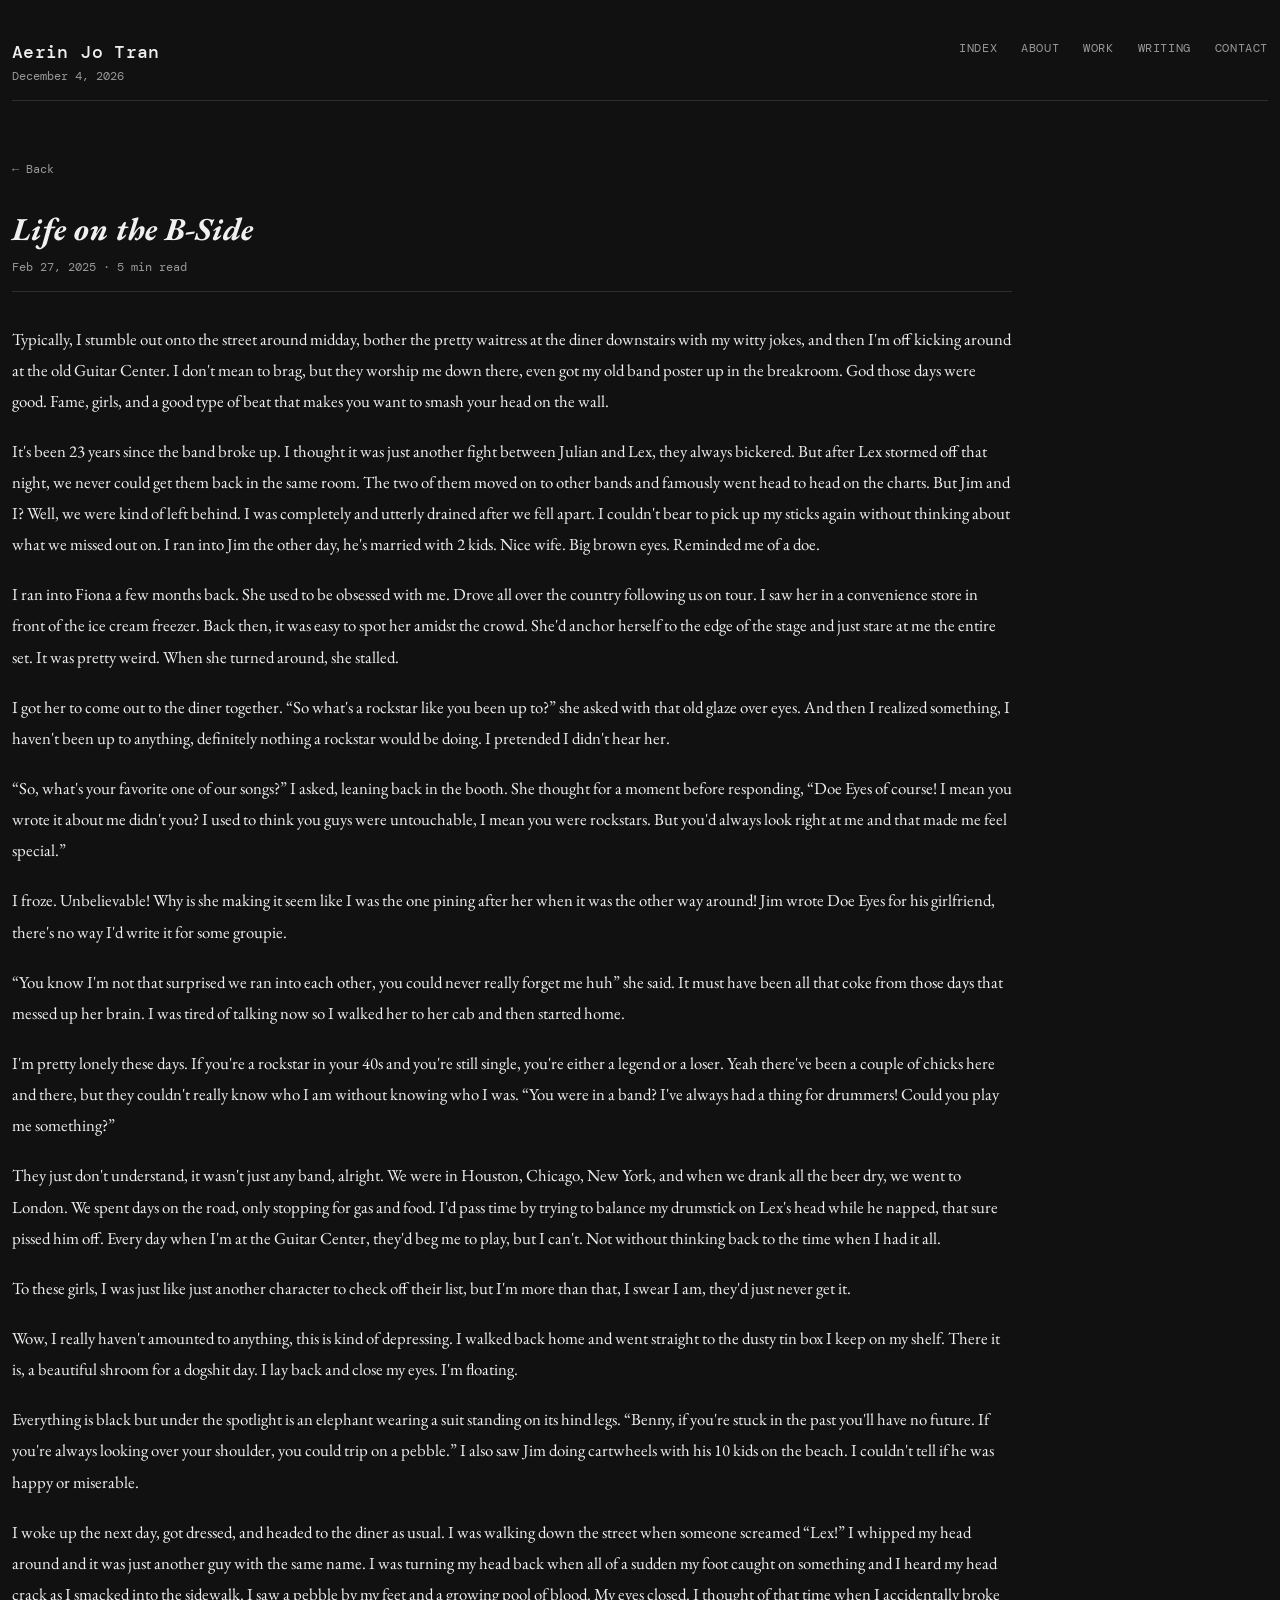
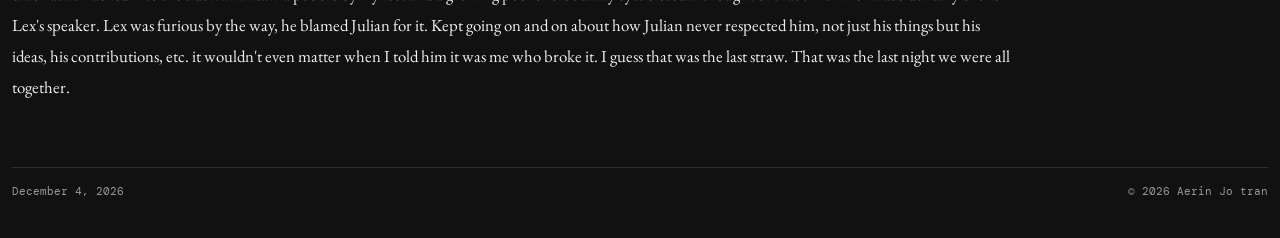
<file: writing/ss1.html>
<!DOCTYPE html>
<html lang="en">
<head>
  <meta charset="UTF-8" />
  <meta name="viewport" content="width=device-width, initial-scale=1.0" />
  <title>Your Name</title>
  <link rel="preconnect" href="https://fonts.googleapis.com" />
  <link rel="preconnect" href="https://fonts.gstatic.com" crossorigin />
  <link href="https://fonts.googleapis.com/css2?family=EB+Garamond:ital,wght@0,400;0,500;1,400&family=DM+Mono:wght@400;500&display=swap" rel="stylesheet" />
  <link rel="stylesheet" href="../styles.css" />
  <style>
    .article-container {
      max-width: 1000px;
    }
    .article-title {
      font-family: var(--serif);
      font-size: 2rem;
      line-height: 1.3;
      margin-bottom: 0.5rem;
      font-style: italic;
    }
    .article-meta {
      font-family: var(--mono);
      font-size: 12px;
      color: var(--fg2);
      margin-bottom: 2rem;
      padding-bottom: 1rem;
      border-bottom: 0.5px solid var(--border);
    }
    .article-body {
      font-family: var(--serif);
      font-size: 1.05rem;
      line-height: 1.85;
      color: var(--fg);
    }
    .article-body p {
      margin-bottom: 1.2rem;
    }
    .back-link {
      font-family: var(--mono);
      font-size: 12px;
      text-decoration: none;
      color: var(--fg2);
      cursor: pointer;
      margin-bottom: 2rem;
      display: inline-block;
    }
    .back-link:hover {
      color: var(--fg);
      text-decoration: underline;
      text-decoration-color: var(--accent);
      text-underline-offset: 3px;
    }
  </style>
</head>
<body>
<div class="site">

  <header class="site-header">
    <div>
      <div class="site-name" style="font-size: large;">Aerin Jo Tran</div> 
      <div class="site-date" id="hdr-date"></div>
    </div>
    <nav>
      <a data-page="home" onclick="goto('home')">Index</a>
      <a data-page="about" onclick="goto('about')">About</a>
      <a data-page="tech" onclick="goto('tech')">Work</a>
      <a data-page="blog" onclick="goto('blog')">Writing</a>
      <a data-page="contact" onclick="goto('contact')">Contact</a>
    </nav>
  </header>

  <div class="article-container">
    <a class="back-link" onclick="window.history.back()">← Back</a>
    
    <h1 class="article-title">Life on the B-Side</h1>
    <div class="article-meta">Feb 27, 2025 · 5 min read</div>
    
    <div class="article-body">
                Typically, I stumble out onto the street around midday, bother the pretty waitress at the diner downstairs with my witty jokes, and then I'm off kicking around at the old Guitar Center. I don't mean to brag, but they worship me down there, even got my old band poster up in the breakroom. God those days were good. Fame, girls, and a good type of beat that makes you want to smash your head on the wall. 
            </p>
            <p>
                It's been 23 years since the band broke up. I thought it was just another fight between Julian and Lex, they always bickered. But after Lex stormed off that night, we never could get them back in the same room. The two of them moved on to other bands and famously went head to head on the charts. But Jim and I? Well, we were kind of left behind. I was completely and utterly drained after we fell apart. I couldn't bear to pick up my sticks again without thinking about what we missed out on. I ran into Jim the other day, he's married with 2 kids. Nice wife. Big brown eyes. Reminded me of a doe. 
            </p>
            <p>
                I ran into Fiona a few months back. She used to be obsessed with me. Drove all over the country following us on tour. I saw her in a convenience store in front of the ice cream freezer. Back then, it was easy to spot her amidst the crowd. She'd anchor herself to the edge of the stage and just stare at me the entire set. It was pretty weird. When she turned around, she stalled. 
            </p>
            <p> 
                I got her to come out to the diner together. “So what's a rockstar like you been up to?” she asked with that old glaze over eyes. And then I realized something, I haven't been up to anything, definitely nothing a rockstar would be doing. I pretended I didn't hear her. 
            </p>
            <p>
                “So, what's your favorite one of our songs?” I asked, leaning back in the booth. She thought for a moment before responding, “Doe Eyes of course! I mean you wrote it about me didn't you? I used to think you guys were untouchable, I mean you were rockstars. But you'd always look right at me and that made me feel special.” 
            </p>
            <p>
                I froze. Unbelievable! Why is she making it seem like I was the one pining after her when it was the other way around! Jim wrote Doe Eyes for his girlfriend, there's no way I'd write it for some groupie. 
            </p>
            <p>
                “You know I'm not that surprised we ran into each other, you could never really forget me huh” she said. It must have been all that coke from those days that messed up her brain. I was tired of talking now so I walked her to her cab and then started home. 
            </p>
            <p>
                I'm pretty lonely these days. If you're a rockstar in your 40s and you're still single, you're either a legend or a loser. Yeah there've been a couple of chicks here and there, but they couldn't really know who I am without knowing who I was. “You were in a band? I've always had a thing for drummers! Could you play me something?” 
            </p>
            <p>
                They just don't understand, it wasn't just any band, alright. We were in Houston, Chicago, New York, and when we drank all the beer dry, we went to London. We spent days on the road, only stopping for gas and food. I'd pass time by trying to balance my drumstick on Lex's head while he napped, that sure pissed him off. Every day when I'm at the Guitar Center, they'd beg me to play, but I can't. Not without thinking back to the time when I had it all. 
            </p>
            <p>
                To these girls, I was just like just another character to check off their list, but I'm more than that, I swear I am, they'd just never get it.
            </p>
            <p>
                Wow, I really haven't amounted to anything, this is kind of depressing. I walked back home and went straight to the dusty tin box I keep on my shelf. There it is, a beautiful shroom for a dogshit day. I lay back and close my eyes. I'm floating.
            </p>
            <p>
                Everything is black but under the spotlight is an elephant wearing a suit standing on its hind legs. “Benny, if you're stuck in the past you'll have no future. If you're always looking over your shoulder, you could trip on a pebble.” I also saw Jim doing cartwheels with his 10 kids on the beach. I couldn't tell if he was happy or miserable. 
            </p>
            <p>
                I woke up the next day, got dressed, and headed to the diner as usual. I was walking down the street when someone screamed “Lex!” I whipped my head around and it was just another guy with the same name. I was turning my head back when all of a sudden my foot caught on something and I heard my head crack as I smacked into the sidewalk. I saw a pebble by my feet and a growing pool of blood. My eyes closed. I thought of that time when I accidentally broke Lex's speaker. Lex was furious by the way, he blamed Julian for it. Kept going on and on about how Julian never respected him, not just his things but his ideas, his contributions, etc. it wouldn't even matter when I told him it was me who broke it. I guess that was the last straw. That was the last night we were all together.
            </p>
    </div>
  </div>

  <footer class="footer">
    <span class="footer-date" id="ftr-date"></span>
    <span class="footer-copy">© 2026 Aerin Jo tran</span>
  </footer>
</div>

<script src="../script.js" defer></script>
</body>
</html>
</file>
<file: styles.css>
* { box-sizing: border-box; margin: 0; padding: 0; }

:root {
  --accent: #f9a2c5;
  --accent-dark: #ea5e86;
  --fg: #f0f0f0;
  --fg2: #999999;
  --bg: #111111;
  --border: rgba(255,255,255,0.12);
  --mono: 'DM Mono', monospace;
  --serif: 'EB Garamond', Georgia, serif;
}

body {
  font-family: var(--mono);
  background: var(--bg);
  color: var(--fg);
  min-height: 100vh;
}

.site { max-width: 1400px; margin: 0 auto; padding: 2.5rem 0.75rem; }

.site-header {
  display: flex;
  justify-content: space-between;
  align-items: flex-start;
  margin-bottom: 3.5rem;
  border-bottom: 0.5px solid var(--border);
  padding-bottom: 1rem;
}

.site-name { font-size: 13px; font-weight: 500; letter-spacing: 0.02em; }
.site-date { font-size: 12px; color: var(--fg2); margin-top: 4px; }

nav { display: flex; gap: 1.5rem; flex-wrap: wrap; }
nav a {
  font-family: var(--mono);
  font-size: 12px;
  text-decoration: none;
  color: var(--fg2);
  letter-spacing: 0.05em;
  text-transform: uppercase;
  cursor: pointer;
  transition: color 0.15s;
  border: none;
  background: none;
  padding: 0;
}
nav a:hover, nav a.active { color: var(--fg); }
nav a.active { border-bottom: 1.5px solid var(--accent); padding-bottom: 2px; color: var(--fg); }

.layout { display: grid; grid-template-columns: 1fr 1fr; gap: 4rem; align-items: start; }

.panel { display: none; }
.panel.visible { display: block; }

.section-label {
  font-family: var(--mono);
  font-size: 11px;
  letter-spacing: 0.1em;
  text-transform: uppercase;
  color: var(--fg2);
  margin-bottom: 1.2rem;
}

/* --- HOME --- */
.upcoming-label { font-family: var(--mono); font-size: 11px; letter-spacing: 0.1em; text-transform: uppercase; color: var(--fg2); margin-bottom: 0.5rem; }
.upcoming-item {
  display: inline-block;
  background: var(--accent);
  color: #111;
  font-family: var(--mono);
  font-size: 13px;
  padding: 2px 6px;
  margin-bottom: 0.25rem;
  line-height: 1.6;
  cursor: pointer;
  text-decoration: none;
}
.upcoming-item:hover { background: var(--accent-dark); }

.previously { margin-top: 2rem; }
.year-group { margin-bottom: 1.5rem; }
.year { font-family: var(--mono); font-size: 12px; color: var(--fg2); margin-bottom: 0.3rem; padding-left: 1.5rem; }
.proj-list { list-style: none; }
.proj-list li { font-size: 13px; margin-bottom: 0.2rem; }
.proj-list a { color: var(--fg); text-decoration: none; cursor: pointer; }
.proj-list a:hover { text-decoration: underline; text-decoration-color: var(--accent); text-underline-offset: 3px; }

/* --- RIGHT COLUMN HOME --- */
.bio-right { font-family: var(--serif); font-size: 1rem; line-height: 1.75; color: var(--fg); margin-bottom: 2rem; }
.links-right { display: flex; flex-direction: column; gap: 0.4rem; margin-bottom: 2rem; }
.links-right a {
  font-family: var(--mono);
  font-size: 13px;
  color: var(--fg);
  text-decoration: none;
  cursor: pointer;
  width: fit-content;
}
.links-right a:hover { text-decoration: underline; text-decoration-color: var(--accent); text-underline-offset: 3px; }
.copyright { font-family: var(--mono); font-size: 11px; color: var(--fg2); }

/* --- ABOUT --- */
.about-name { font-family: var(--serif); font-size: 2.2rem; line-height: 1.2; margin-bottom: 1.5rem; font-style: italic; }
.about-body { font-family: var(--serif); font-size: 1.05rem; line-height: 1.8; color: var(--fg); }
.about-body p { margin-bottom: 1rem; }
.highlight { background: var(--accent); padding: 0 3px; color: #111; }

.about-details { font-family: var(--mono); font-size: 12px; }
.detail-row { display: flex; justify-content: space-between; padding: 0.5rem 0; border-bottom: 0.5px solid var(--border); }
.detail-row:first-child { border-top: 0.5px solid var(--border); }
.detail-key { color: var(--fg2); }
.detail-val { color: var(--fg); }

/* --- TECH --- */
.tech-intro { font-family: var(--serif); font-size: 1.05rem; line-height: 1.75; margin-bottom: 2rem; }
.project-item { padding: 1rem 0; border-bottom: 0.5px solid var(--border); }
.project-item:first-of-type { border-top: 0.5px solid var(--border); }
.project-title { font-family: var(--mono); font-size: 13px; font-weight: 500; margin-bottom: 0.3rem; }
.project-title a { color: var(--fg); text-decoration: none; }
.project-title a:hover { text-decoration: underline; text-decoration-color: var(--accent); text-underline-offset: 3px; }
.project-desc { font-family: var(--serif); font-size: 0.95rem; line-height: 1.6; color: var(--fg2); margin-bottom: 0.5rem; }
.tag-row { display: flex; flex-wrap: wrap; gap: 6px; }
.tag { font-family: var(--mono); font-size: 10px; letter-spacing: 0.05em; border: 0.5px solid var(--border); padding: 2px 8px; color: var(--fg2); }

.skills-grid { display: grid; grid-template-columns: 1fr 1fr; gap: 1.5rem; }
.skill-group-label { font-family: var(--mono); font-size: 10px; letter-spacing: 0.1em; text-transform: uppercase; color: var(--fg2); margin-bottom: 0.5rem; }
.skill-list { list-style: none; font-family: var(--mono); font-size: 12px; line-height: 2; }

/* --- BLOG --- */
.featured-post { margin-bottom: 2rem; padding-bottom: 2rem; border-bottom: 0.5px solid var(--border); }
.featured-tag { font-family: var(--mono); font-size: 10px; letter-spacing: 0.1em; text-transform: uppercase; background: var(--accent); color: #111; padding: 2px 6px; display: inline-block; margin-bottom: 0.6rem; }
.featured-title { font-family: var(--serif); font-size: 1.6rem; line-height: 1.3; margin-bottom: 0.5rem; font-style: italic; }
.featured-title a { color: var(--fg); text-decoration: none; }
.featured-title a:hover { text-decoration: underline; text-decoration-color: var(--accent); text-underline-offset: 3px; }
.featured-excerpt { font-family: var(--serif); font-size: 0.95rem; line-height: 1.7; color: var(--fg2); margin-bottom: 0.5rem; }
.post-meta { font-family: var(--mono); font-size: 11px; color: var(--fg2); }

.post-row { display: flex; align-items: baseline; justify-content: space-between; gap: 1rem; padding: 0.6rem 0; border-bottom: 0.5px solid var(--border); }
.post-row:first-of-type { border-top: 0.5px solid var(--border); }
.post-row-title { font-family: var(--serif); font-size: 1rem; }
.post-row-title a { color: var(--fg); text-decoration: none; }
.post-row-title a:hover { text-decoration: underline; text-decoration-color: var(--accent); text-underline-offset: 3px; }
.post-row-date { font-family: var(--mono); font-size: 11px; color: var(--fg2); white-space: nowrap; }
.category-dot { width: 6px; height: 6px; background: var(--accent); display: inline-block; margin-right: 6px; position: relative; top: -1px; flex-shrink: 0; }

/* --- CONTACT --- */
.contact-heading { font-family: var(--serif); font-size: 1.8rem; font-style: italic; line-height: 1.3; margin-bottom: 1.5rem; }
.contact-body { font-family: var(--serif); font-size: 1rem; line-height: 1.8; color: var(--fg); margin-bottom: 2rem; }
.contact-links { display: flex; flex-direction: column; gap: 0.6rem; }
.contact-links a {
  font-family: var(--mono);
  font-size: 13px;
  color: var(--fg);
  text-decoration: none;
  display: flex;
  align-items: center;
  gap: 0.75rem;
  width: fit-content;
}
.contact-links a:hover .clink-label { text-decoration: underline; text-decoration-color: var(--accent); text-underline-offset: 3px; }
.clink-key { color: var(--fg2); min-width: 80px; }

.availability { margin-top: 2rem; padding: 1rem; border: 0.5px solid var(--border); display: flex; align-items: center; }
.avail-dot { width: 8px; height: 8px; border-radius: 50%; background: #4caf50; display: inline-block; margin-right: 8px; flex-shrink: 0; }
.avail-text { font-family: var(--mono); font-size: 12px; }

.footer { margin-top: 4rem; padding-top: 1rem; border-top: 0.5px solid var(--border); display: flex; justify-content: space-between; align-items: center; }
.footer-date { font-family: var(--mono); font-size: 11px; color: var(--fg2); }
.footer-copy { font-family: var(--mono); font-size: 11px; color: var(--fg2); }

@media (max-width: 640px) {
  .layout { grid-template-columns: 1fr; gap: 2rem; }
  .skills-grid { grid-template-columns: 1fr; }
  .site-header { flex-direction: column; gap: 1rem; }
}
</file>
